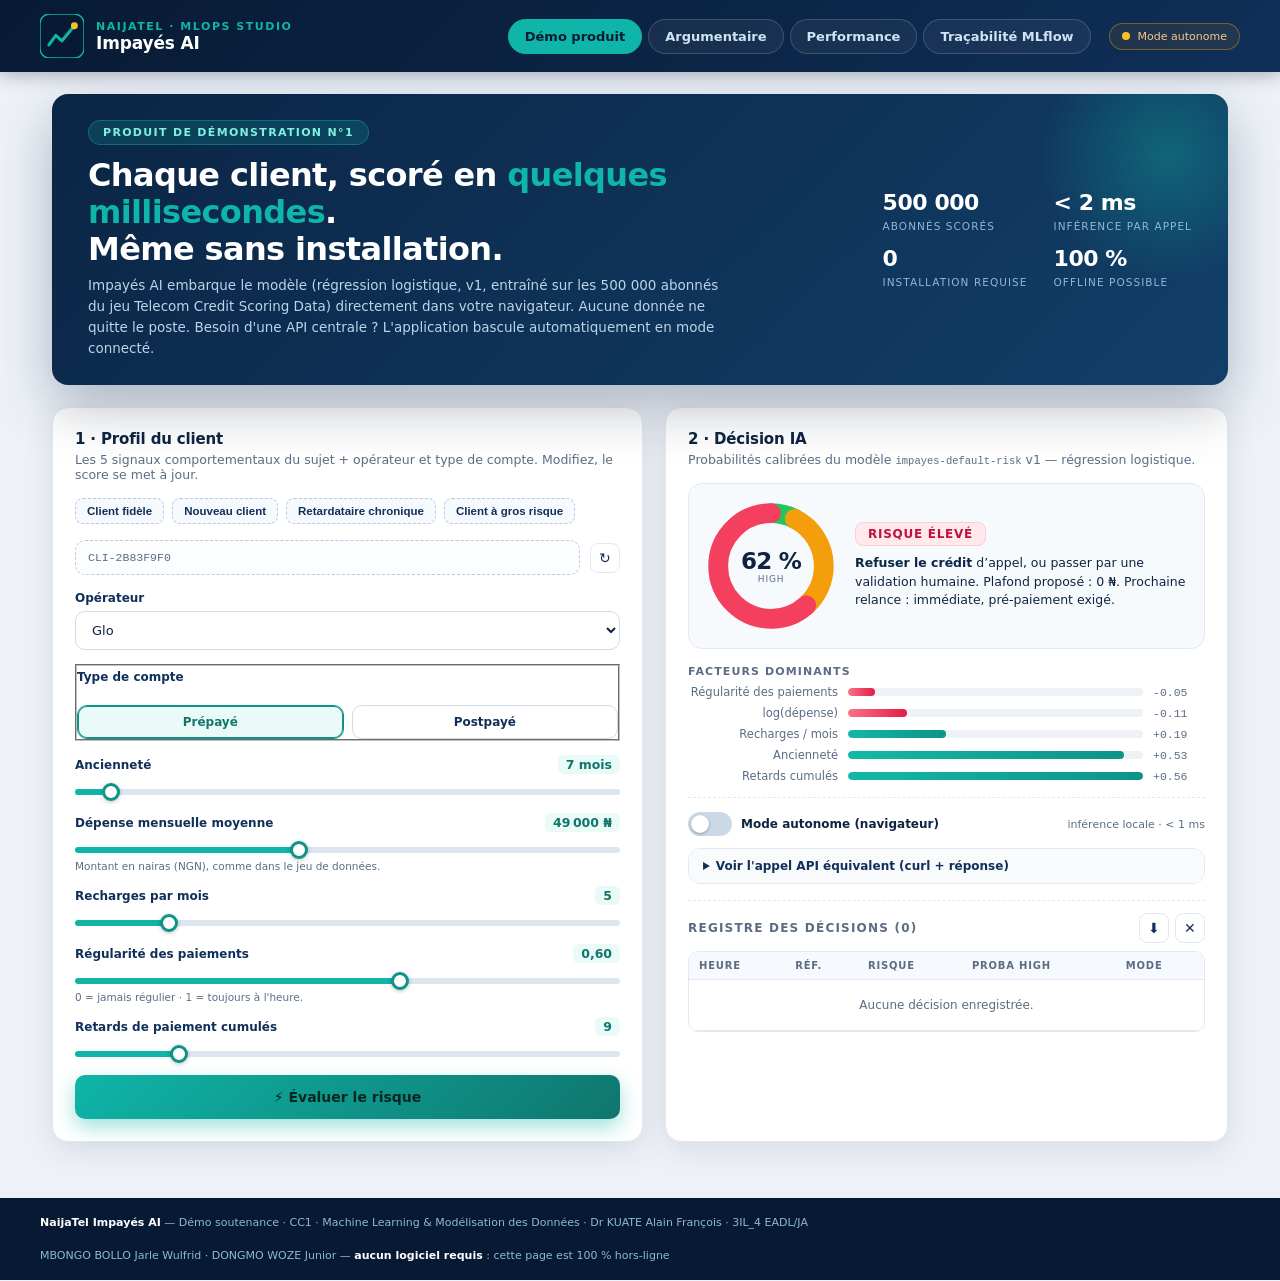
<file: index.html>
<!DOCTYPE html>
<html lang="fr">
<head>
<meta charset="UTF-8">
<meta name="viewport" content="width=device-width, initial-scale=1.0">
<meta name="description" content="NaijaTel Impayés AI — le scoring prédictif des impayés, vendable partout, même sans installation. Démo autonome, argumentaire commercial, performance du modèle et traçabilité MLflow.">
<title>NaijaTel Impayés AI — Vendez l'IA de crédit, partout, sans installation</title>
<link rel="icon" href="data:image/svg+xml,%3Csvg xmlns='http://www.w3.org/2000/svg' viewBox='0 0 64 64'%3E%3Crect width='64' height='64' rx='14' fill='%230b2545'/%3E%3Cpath d='M14 44 L24 32 L32 39 L48 18' stroke='%230fb5a8' stroke-width='5' fill='none' stroke-linecap='round' stroke-linejoin='round'/%3E%3Ccircle cx='48' cy='18' r='4.5' fill='%23fbbf24'/%3E%3C/svg%3E">
<link rel="stylesheet" href="assets/app.css">
</head>
<body>

<header class="topbar">
  <a class="logo" href="#" aria-label="NaijaTel Impayés AI">
    <svg class="logo-mark" viewBox="0 0 64 64" role="img" aria-label="NaijaTel">
      <rect width="64" height="64" rx="14" fill="#081a33" stroke="#0fb5a8" stroke-width="2"/>
      <path d="M13 45 L23 31 L32 39 L50 17" stroke="#0fb5a8" stroke-width="4.5" fill="none" stroke-linecap="round" stroke-linejoin="round"/>
      <circle cx="50" cy="17" r="5" fill="#fbbf24"/>
    </svg>
    <span><small>NaijaTel · MLOps Studio</small><strong>Impayés AI</strong></span>
  </a>
  <nav class="top-nav" role="tablist" aria-label="Sections produit">
    <button class="tab-btn" role="tab" aria-selected="true" aria-controls="panel-demo" id="tab-demo">Démo produit</button>
    <button class="tab-btn" role="tab" aria-selected="false" aria-controls="panel-pitch" id="tab-pitch">Argumentaire</button>
    <button class="tab-btn" role="tab" aria-selected="false" aria-controls="panel-perf" id="tab-perf">Performance</button>
    <button class="tab-btn" role="tab" aria-selected="false" aria-controls="panel-trace" id="tab-trace">Traçabilité MLflow</button>
  </nav>
  <span class="conn" id="connBadge" title="État du moteur d'inférence"><span class="dot"></span>Mode autonome</span>
</header>

<main>

<!-- ════════════════ ONGLET 1 · DÉMO ════════════════ -->
<section class="tab-panel active" id="panel-demo" role="tabpanel" aria-labelledby="tab-demo">

  <div class="hero">
    <div class="hero-copy">
      <span class="hero-badge">Produit de démonstration n°1</span>
      <h1>Chaque client, scoré en <em>quelques millisecondes</em>.<br>Même sans installation.</h1>
      <p>Impayés AI embarque le modèle (régression logistique, v1, entraîné sur les 500 000 abonnés du jeu Telecom Credit Scoring Data) directement dans votre navigateur. Aucune donnée ne quitte le poste. Besoin d'une API centrale ? L'application bascule automatiquement en mode connecté.</p>
    </div>
    <div class="hero-kpis" aria-hidden="true">
      <div class="hero-kpi"><b>500 000</b><span>abonnés scorés</span></div>
      <div class="hero-kpi"><b>&lt; 2 ms</b><span>inférence par appel</span></div>
      <div class="hero-kpi"><b>0</b><span>installation requise</span></div>
      <div class="hero-kpi"><b>100 %</b><span>offline possible</span></div>
    </div>
  </div>

  <div class="demo-grid">
    <!-- ─── Formulaire ─── -->
    <form class="card" id="scoreForm" novalidate>
      <h2>1 · Profil du client</h2>
      <p class="sub">Les 5 signaux comportementaux du sujet + opérateur et type de compte. Modifiez, le score se met à jour.</p>

      <div class="presets" aria-label="Profils types">
        <button type="button" class="preset" data-preset="loyal">Client fidèle</button>
        <button type="button" class="preset" data-preset="new">Nouveau client</button>
        <button type="button" class="preset" data-preset="late">Retardataire chronique</button>
        <button type="button" class="preset" data-preset="risk">Client à gros risque</button>
      </div>

      <div class="ref-row">
        <input type="text" id="customer_ref" readonly aria-label="Référence client opaque">
        <button type="button" class="icon-btn" id="regenRef" title="Générer une référence" aria-label="Générer une référence">↻</button>
      </div>

      <div class="field">
        <div class="field-head"><label for="operator">Opérateur</label></div>
        <select id="operator" required>
          <option value="MTN">MTN</option><option value="Airtel">Airtel</option>
          <option value="Glo" selected>Glo</option><option value="9mobile">9mobile</option>
        </select>
      </div>

      <fieldset class="field">
        <div class="field-head"><legend class="field" style="border:none;padding:0"><label>Type de compte</label></legend></div>
        <div class="segmented" role="radiogroup">
          <input type="radio" name="account_type" id="acct_prepaid" value="prepaid" checked>
          <label for="acct_prepaid">Prépayé</label>
          <input type="radio" name="account_type" id="acct_postpaid" value="postpaid">
          <label for="acct_postpaid">Postpayé</label>
        </div>
      </fieldset>

      <div class="field">
        <div class="field-head"><label for="tenure">Ancienneté</label><output class="num" id="out_tenure">7 mois</output></div>
        <input type="range" id="tenure" min="1" max="120" step="1" value="7" data-out="out_tenure" data-unit=" mois">
      </div>

      <div class="field">
        <div class="field-head"><label for="spend">Dépense mensuelle moyenne</label><output class="num" id="out_spend">48 856 ₦</output></div>
        <input type="range" id="spend" min="0" max="120000" step="500" value="48856" data-out="out_spend" data-unit="" data-format="ngn">
        <div class="field-hint">Montant en nairas (NGN), comme dans le jeu de données.</div>
      </div>

      <div class="field">
        <div class="field-head"><label for="recharge">Recharges par mois</label><output class="num" id="out_recharge">5</output></div>
        <input type="range" id="recharge" min="0" max="31" step="1" value="5" data-out="out_recharge" data-unit="">
      </div>

      <div class="field">
        <div class="field-head"><label for="consistency">Régularité des paiements</label><output class="num" id="out_consistency">0,60</output></div>
        <input type="range" id="consistency" min="0" max="1" step="0.01" value="0.60" data-out="out_consistency" data-unit="" data-format="dec2">
        <div class="field-hint">0 = jamais régulier · 1 = toujours à l'heure.</div>
      </div>

      <div class="field">
        <div class="field-head"><label for="late">Retards de paiement cumulés</label><output class="num" id="out_late">9</output></div>
        <input type="range" id="late" min="0" max="50" step="1" value="9" data-out="out_late" data-unit="">
      </div>

      <button type="submit" class="btn btn-primary btn-block" id="predictBtn">⚡ Évaluer le risque</button>
    </form>

    <!-- ─── Résultat ─── -->
    <div class="card" aria-live="polite">
      <h2>2 · Décision IA</h2>
      <p class="sub">Probabilités calibrées du modèle <code class="mono">impayes-default-risk</code> v1 — régression logistique.</p>

      <div class="verdict">
        <div class="donut-wrap">
          <svg id="donut" viewBox="0 0 120 120" width="132" height="132" role="img" aria-label="Probabilités par classe">
            <circle cx="60" cy="60" r="48" fill="none" stroke="#eef2f7" stroke-width="18"/>
            <circle class="arc arc-low"    cx="60" cy="60" r="48" fill="none" stroke="#22c55e" stroke-width="18" stroke-linecap="round" transform="rotate(-90 60 60)" stroke-dasharray="301.6" stroke-dashoffset="301.6"/>
            <circle class="arc arc-medium" cx="60" cy="60" r="48" fill="none" stroke="#f59e0b" stroke-width="18" stroke-linecap="round" transform="rotate(-90 60 60)" stroke-dasharray="301.6" stroke-dashoffset="301.6"/>
            <circle class="arc arc-high"   cx="60" cy="60" r="48" fill="none" stroke="#f43f5e" stroke-width="18" stroke-linecap="round" transform="rotate(-90 60 60)" stroke-dasharray="301.6" stroke-dashoffset="301.6"/>
          </svg>
          <div class="donut-center"><b class="num" id="donutPct">—</b><span id="donutClass">en attente</span></div>
        </div>
        <div class="verdict-copy">
          <span class="risk-chip risk-high" id="riskChip">Élevé</span>
          <p class="reco" id="recoText">Remplissez le profil et lancez l'évaluation.</p>
        </div>
      </div>

      <h3 style="font-size:11px;text-transform:uppercase;letter-spacing:.1em;color:var(--muted);margin-bottom:6px">Facteurs dominants</h3>
      <div id="factors"><p class="empty">Aucune analyse pour l'instant.</p></div>

      <div class="mode-row">
        <label class="switch" title="Basculer entre inférence locale (JS) et API FastAPI de l'organisation">
          <input type="checkbox" id="modeToggle">
          <span class="pill" aria-hidden="true"></span>
          <span id="modeLabel">Mode autonome (navigateur)</span>
        </label>
        <span class="latency num" id="latencyOut">latence : —</span>
      </div>

      <details class="api-box">
        <summary>Voir l'appel API équivalent (curl + réponse)</summary>
        <pre id="curlBox">POST /predict</pre>
      </details>

      <div class="registry">
        <div class="registry-head">
          <h3>Registre des décisions <span class="num" id="registryCount">(0)</span></h3>
          <div class="registry-actions">
            <button type="button" class="icon-btn" id="exportCsv" title="Exporter en CSV">⬇</button>
            <button type="button" class="icon-btn" id="clearRegistry" title="Effacer le registre">✕</button>
          </div>
        </div>
        <div class="registry-scroll">
          <table aria-label="Historique des décisions">
            <thead><tr><th>Heure</th><th>Réf.</th><th>Risque</th><th>Proba high</th><th>Mode</th></tr></thead>
            <tbody id="registryBody"><tr><td colspan="5" class="empty">Aucune décision enregistrée.</td></tr></tbody>
          </table>
        </div>
      </div>
    </div>
  </div>
</section>

<!-- ════════════════ ONGLET 2 · ARGUMENTAIRE ════════════════ -->
<section class="tab-panel" id="panel-pitch" role="tabpanel" aria-labelledby="tab-pitch">

  <div class="pitch-hero">
    <div>
      <h2>Transformez vos données d'appel en <em>créances mieux gérées</em>.</h2>
      <p>NaijaTel Impayés AI est la première solution de scoring prédictif des impayés nigériane embarquable sur n'importe quel poste — du conseil d'administration au point de vente recharge — sans serveur, sans installation, sans fuite de données.</p>
      <ul class="check-list">
        <li><span class="check">✓</span><span><strong>Déployée en 10 minutes</strong> : un fichier à ouvrir, l'inférence tourne dans le navigateur. Zéro matériel, zéro licence.</span></li>
        <li><span class="check">✓</span><span><strong>Honnête par construction</strong> : quality gate à chaque version, dérive surveillée (PSI/KS), rollback automatique, traçabilité MLflow complète.</span></li>
        <li><span class="check">✓</span><span><strong>Conforme</strong> : aucune donnée personnelle en entrée, référence opaque, audit NDPR/RGPD natif.</span></li>
        <li><span class="check">✓</span><span><strong>Équipe &amp; gouvernance</strong> : modèle validé par un comité, promotion en production uniquement après approbation humaine.</span></li>
      </ul>
    </div>
    <div class="roi-box" aria-label="Calculateur de retour sur investissement">
      <h3>Calculateur ROI — auto-évalué en direct</h3>
      <div class="roi-field">
        <label for="roi_clients">Clients postpayés / mois <output class="num" id="roi_clients_out">5 000</output></label>
        <input type="range" id="roi_clients" min="100" max="100000" step="100" value="5000">
      </div>
      <div class="roi-field">
        <label for="roi_spend">Dépense moyenne / client / mois <output class="num" id="roi_spend_out">25 000 ₦</output></label>
        <input type="range" id="roi_spend" min="1000" max="100000" step="1000" value="25000">
      </div>
      <div class="roi-field">
        <label for="roi_rate">Taux d'impayés actuel <output class="num" id="roi_rate_out">8 %</output></label>
        <input type="range" id="roi_rate" min="1" max="30" step="0.5" value="8">
      </div>
      <div class="roi-field">
        <label for="roi_reduction">Réduction attendue <output class="num" id="roi_reduction_out">40 %</output></label>
        <input type="range" id="roi_reduction" min="5" max="80" step="5" value="40">
      </div>
      <div class="roi-result">
        <span>Pertes évitables / an</span>
        <b class="num" id="roiResult">0 ₦</b>
        <small id="roiDetail">—</small>
      </div>
    </div>
  </div>

  <div class="pricing" aria-label="Offres commerciales">
    <div class="price-card">
      <h3>Starter</h3>
      <div class="price">0 ₦ <small>/ mois</small></div>
      <ul><li>Scoring autonome illimité (poste)</li><li>1 opérateur, export CSV</li><li>Tableau de bord hors ligne</li><li>Support communautaire</li></ul>
      <button class="btn btn-ghost" data-offer="Starter">Choisir Starter</button>
    </div>
    <div class="price-card featured">
      <span class="price-tag">Le plus vendu</span>
      <h3>Pro · Agence</h3>
      <div class="price">2,5 M ₦ <small>/ an</small></div>
      <ul><li>Tout Starter + API centrale (FastAPI)</li><li>Monitoring dérive PSI/KS + alertes</li><li>Quality gate &amp; canary automatisés (CI/CD/CT)</li><li>SLA 99,5 %, onboarding 2 semaines</li><li>Traçabilité MLflow &amp; audit NDPR/RGPD</li></ul>
      <button class="btn btn-primary" data-offer="Pro · Agence">Demander un devis</button>
    </div>
    <div class="price-card">
      <h3>Entreprise</h3>
      <div class="price">Sur devis</div>
      <ul><li>Tout Pro + on-premise Kubernetes</li><li>Réentraînement continu (CT) avec revue humaine</li><li>Comité de validation du modèle</li><li>Audit &amp; formation des équipes risque</li><li>Intégration CRM / système d'octroi de crédit</li></ul>
      <button class="btn btn-ghost" data-offer="Entreprise">Parler à un ingénieur</button>
    </div>
  </div>

  <div class="faq">
    <details open><summary>Ça marche vraiment sans internet ?</summary><p>Oui. La page et le modèle sont embarqués : l'inférence s'exécute en JavaScript sur le poste. Idéal pour les régions à faible connectivité — et pour les démonstrations terrain.</p></details>
    <details><summary>Nos données partent-elles quelque part ?</summary><p>Non. Le mode autonome n'émet aucun appel réseau. En mode connecté, les requêtes partent uniquement vers l'API de votre organisation, avec traçabilité complète (request_id → modèle → commit → données).</p></details>
    <details><summary>Peut-on ré-entraîner sur nos données ?</summary><p>Oui. Tout le pipeline DVC/MLflow est inclus : téléchargement, contrat de données, 3 algorithmes comparés, quality gate, promotion humaine. Votre modèle reste votre actif.</p></details>
    <details><summary>Et si le modèle se dégrade ?</summary><p>La surveillance (PSI/KS quotidienne, F1 sur impayés constatés) déclenche une alerte, puis un réentraînement contrôlé — jamais un remplacement aveugle. Rollback immédiat vers la version précédente.</p></details>
  </div>
</section>

<!-- ════════════════ ONGLET 3 · PERFORMANCE ════════════════ -->
<section class="tab-panel" id="panel-perf" role="tabpanel" aria-labelledby="tab-perf">
  <h2 style="font-size:17px;margin-bottom:2px">Le modèle, en chiffres — vrai jeu Telecom Credit Scoring Data (Nigeria)</h2>
  <p class="sub" style="margin-bottom:16px">Jeu de test : 100 000 abonnés (split stratifié 70/10/20, seed 42). Résultats régénérés par <code class="mono">dvc repro</code> le 18/11/2026 sur les 500 000 lignes Hugging Face.</p>

  <div class="kpis">
    <div class="kpi good"><span>F1-macro (test)</span><b class="num">0,469</b><small>quality gate ≥ 0,45 ✓</small></div>
    <div class="kpi good"><span>Rappel « high »</span><b class="num">0,674</b><small>gate ≥ 0,60 ✓</small></div>
    <div class="kpi"><span>Précision « high »</span><b class="num">0,478</b><small>47,8 % de vrais impayés parmi les refusés</small></div>
    <div class="kpi"><span>AUC one-vs-rest</span><b class="num">0,650</b><small>pouvoir de classement</small></div>
    <div class="kpi"><span>Accuracy</span><b class="num">0,582</b><small>vs 0,546 majorité (low)</small></div>
    <div class="kpi good"><span>Latence p95</span><b class="num">1,54 ms</b><small>par prédiction isolée</small></div>
  </div>

  <div class="perf-grid">
    <div class="card">
      <h2>Comparaison des candidats (F1-macro, validation)</h2>
      <p class="sub">Pondération <code class="mono">class_weight=balanced</code> — les trois algorithmes franchissent la porte de qualité ; la régression logistique est retenue pour sa rapidité et son explicabilité.</p>
      <div class="bars" id="candidateBars"></div>

      <h2 style="margin-top:22px">Matrice de confusion (test, classes low / medium / high)</h2>
      <p class="sub">La classe « medium » est la plus difficile — l'intermédiaire, par nature.</p>
      <table class="cm-table" aria-label="Matrice de confusion">
        <thead><tr><th>Réel ↓ · Prédit →</th><th>low</th><th>medium</th><th>high</th></tr></thead>
        <tbody id="cmBody"></tbody>
      </table>
    </div>

    <div class="card">
      <h2>Quality gate — toutes les conditions sont remplies</h2>
      <p class="sub">Appliquée automatiquement à chaque entraînement (CI et CT). Un modèle qui échoue ne part jamais en production.</p>
      <ul class="gate-list" id="gateList"></ul>

      <h2 style="margin-top:22px">Ce que la machine a appris</h2>
      <p class="sub">Importance par permutation (test) :</p>
      <div class="bars" id="importanceBars"></div>

      <div class="honest"><strong>Honnêteté méthodologique.</strong> Le sujet évoque un F1 de 0,88 sur un modèle en poste — le vrai jeu nigérian est beaucoup plus dur : les classes « medium » (rappel 0,087) concentrent la confusion. La réplique synthétique utilisée pour développer la chaîne donnait 0,649. Les chiffres réels sont ceux ci-dessus ; toute amélioration (calibration, features métier, coût asymétrique) est un prolongement identifié, pas un masquage.</div>
    </div>
  </div>
</section>

<!-- ════════════════ ONGLET 4 · TRAÇABILITÉ ════════════════ -->
<section class="tab-panel" id="panel-trace" role="tabpanel" aria-labelledby="tab-trace">
  <div class="mlflow-cta">
    <svg width="54" height="54" viewBox="0 0 64 64" aria-hidden="true"><rect width="64" height="64" rx="12" fill="#fbbf24"/><text x="32" y="42" text-anchor="middle" font-size="30" font-weight="800" fill="#081a33" font-family="Arial Black">ML</text></svg>
    <div>
      <strong style="font-size:14px">MLflow est livré avec le projet.</strong>
      <p>Dernière brique : <code class="mono">mlflow ui --backend-store-uri sqlite:///mlflow.db --port 5000</code> puis <a href="http://localhost:5000" target="_blank" rel="noopener" style="color:#ffd97a">http://localhost:5000</a>. Sans serveur, tout ce qui suit est l'export exact de <code class="mono">mlflow.db</code> + du registre.</p>
    </div>
  </div>

  <div class="pipe" aria-label="Chaîne MLOps">
    <div class="pipe-step"><span class="n">1</span><b>Ingestion</b><span>HF · DVC</span></div>
    <div class="pipe-step"><span class="n">2</span><b>Contrat</b><span>validate.py</span></div>
    <div class="pipe-step"><span class="n">3</span><b>Features</b><span>4 dérivées</span></div>
    <div class="pipe-step"><span class="n">4</span><b>Train ×3</b><span>MLflow</span></div>
    <div class="pipe-step"><span class="n">5</span><b>Quality gate</b><span>staging</span></div>
    <div class="pipe-step"><span class="n">6</span><b>Serving</b><span>FastAPI·Docker</span></div>
    <div class="pipe-step"><span class="n">7</span><b>Monitoring</b><span>PSI · F1 réel</span></div>
  </div>

  <div class="trace-grid">
    <div class="card">
      <h2>Runs MLflow — expérience <code class="mono">impayes-default-risk</code></h2>
      <p class="sub">Chaque ligne est un run traçé : paramètres, métriques, tags d'intégrité (<code class="mono">git_commit</code>, <code class="mono">data_version</code> DVC). La run retenue porte le tag <code class="mono">selected=true</code>.</p>
      <div class="trace-table-wrap">
        <table aria-label="Runs MLflow">
          <thead><tr><th>Run</th><th>Modèle</th><th>Val F1</th><th>Val AUC</th><th>Test F1</th><th>Intégrité</th></tr></thead>
          <tbody id="runsBody"></tbody>
        </table>
      </div>
      <p class="sub" style="margin-top:10px">Registry : <strong>impayes-default-risk</strong> — v1 : candidate → staging → <strong>production</strong> (quality gate OK).</p>
    </div>

    <div class="card">
      <h2>Journal d'audit du registre</h2>
      <p class="sub">Qui a promu quoi, quand, pourquoi — exigence de gouvernance du modèle de crédit.</p>
      <div class="trace-table-wrap">
        <table aria-label="Audit registre">
          <thead><tr><th>Quand</th><th>Action</th><th>Détail</th><th>Approuvé par</th></tr></thead>
          <tbody id="auditBody"></tbody>
        </table>
      </div>

      <h2 style="margin-top:20px">Chaîne de traçabilité par prédiction</h2>
      <p class="sub">request_id → réponse API → version modèle (v1) → run MLflow (2805ad80) → commit Git → empreinte DVC des données.</p>
      <div style="display:grid;gap:8px;font-size:12px">
        <div><span class="tag">git_commit</span> commit local du pipeline</div>
        <div><span class="tag">data_version</span> <span class="mono">517425048d17a19e74ea7d8eb3492de7</span> (MD5 DVC du parquet)</div>
        <div><span class="tag">run_id</span> <span class="mono">2805ad8037a34f63a0248c7b6dcd0d7a</span></div>
        <div><span class="tag">registry</span> impayes-default-risk · v1 · alias production</div>
        <div><span class="tag">pipeline</span> dvc.lock committé — rejouable bit à bit</div>
      </div>
    </div>
  </div>
</section>

</main>

<footer>
  <div><b>NaijaTel Impayés AI</b> — Démo soutenance · CC1 · Machine Learning &amp; Modélisation des Données · Dr KUATE Alain François · 3IL_4 EADL/JA</div>
  <div>MBONGO BOLLO Jarle Wulfrid · DONGMO WOZE Junior — <b>aucun logiciel requis</b> : cette page est 100 % hors-ligne</div>
</footer>

<script src="assets/model.js"></script>
<script src="assets/metrics.js"></script>
<script src="assets/trace.js"></script>
<script src="assets/app.js"></script>
</body>
</html>
</file>
<file: assets/app.css>
:root{
  --navy-900:#081a33; --navy-800:#0b2545; --navy-700:#10305a; --navy-600:#164e7e;
  --teal-500:#0fb5a8; --teal-600:#0d9488; --teal-700:#0f766e;
  --amber-400:#fbbf24; --amber-500:#f59e0b; --amber-600:#d97706;
  --rose-500:#f43f5e; --rose-600:#e11d48;
  --green-500:#22c55e; --green-600:#16a34a;
  --orange-500:#f97316;
  --ink:#0f2440; --muted:#5b6d85; --line:#e3e9f2; --bg:#eef2f8; --card:#ffffff;
  --shadow:0 8px 30px rgba(8,26,51,.10);
  --shadow-lg:0 22px 55px rgba(8,26,51,.28);
  --radius:16px;
}
*{box-sizing:border-box;margin:0;padding:0}
html{scroll-behavior:smooth}
body{
  font-family:"Avenir Next","Segoe UI",Inter,system-ui,-apple-system,Roboto,Arial,sans-serif;
  background:var(--bg);color:var(--ink);min-height:100vh;display:flex;flex-direction:column;
  -webkit-font-smoothing:antialiased;
}
.num{font-variant-numeric:tabular-nums}
:focus-visible{outline:3px solid var(--teal-500);outline-offset:2px;border-radius:6px}

/* ===== Barre supérieure ===== */
.topbar{
  display:flex;align-items:center;gap:18px;padding:14px clamp(16px,4vw,40px);
  background:linear-gradient(135deg,var(--navy-900) 0%,var(--navy-800) 55%,var(--navy-700) 100%);
  color:#fff;position:sticky;top:0;z-index:50;box-shadow:0 2px 18px rgba(8,26,51,.35);
}
.logo{display:flex;align-items:center;gap:12px;text-decoration:none;color:#fff}
.logo-mark{width:44px;height:44px;flex:0 0 auto}
.logo small{display:block;font-weight:600;font-size:11px;letter-spacing:.14em;text-transform:uppercase;color:var(--teal-500)}
.logo strong{font-size:17px;letter-spacing:-.01em}
.top-nav{display:flex;gap:6px;margin-left:auto;flex-wrap:wrap}
.tab-btn{
  border:1px solid rgba(255,255,255,.16);background:rgba(255,255,255,.05);color:#cfe3f5;
  padding:9px 16px;border-radius:999px;cursor:pointer;font-size:13px;font-weight:600;
  transition:all .18s ease;font-family:inherit;
}
.tab-btn:hover{background:rgba(255,255,255,.12);color:#fff;transform:translateY(-1px)}
.tab-btn[aria-selected="true"]{background:var(--teal-500);border-color:var(--teal-500);color:var(--navy-900)}
.conn{display:flex;align-items:center;gap:8px;font-size:11px;color:#9fd8cf;background:rgba(15,181,168,.10);
  border:1px solid rgba(15,181,168,.35);padding:6px 12px;border-radius:999px;white-space:nowrap}
.conn .dot{width:8px;height:8px;border-radius:50%;background:var(--teal-500);animation:pulse 1.6s infinite}
.conn.offline{color:#f5c98a;border-color:rgba(245,158,11,.4);background:rgba(245,158,11,.08)}
.conn.offline .dot{background:var(--amber-400);animation:none}
@keyframes pulse{0%,100%{opacity:1;box-shadow:0 0 0 0 rgba(15,181,168,.5)}50%{opacity:.6;box-shadow:0 0 0 5px rgba(15,181,168,0)}}

main{flex:1;width:min(1240px,100%);margin:0 auto;padding:22px clamp(14px,3vw,32px) 56px}
.tab-panel{display:none;animation:fadeUp .35s ease}
.tab-panel.active{display:block}
@keyframes fadeUp{from{opacity:0;transform:translateY(10px)}to{opacity:1;transform:none}}

/* ===== Onglet Démo ===== */
.hero{
  background:linear-gradient(135deg,var(--navy-800),var(--navy-600) 160%);
  border-radius:var(--radius);padding:26px clamp(18px,3.5vw,36px);color:#fff;
  display:flex;align-items:center;gap:28px;margin-bottom:22px;box-shadow:var(--shadow-lg);
  position:relative;overflow:hidden;
}
.hero::after{content:"";position:absolute;right:-70px;top:-70px;width:260px;height:260px;border-radius:50%;
  background:radial-gradient(circle,rgba(15,181,168,.35),transparent 70%)}
.hero-copy{position:relative;z-index:1;max-width:640px}
.hero-badge{display:inline-flex;align-items:center;gap:8px;background:rgba(15,181,168,.18);color:#7ff0e2;
  border:1px solid rgba(15,181,168,.4);border-radius:999px;padding:5px 14px;font-size:11px;
  font-weight:700;letter-spacing:.12em;text-transform:uppercase;margin-bottom:12px}
.hero h1{font-size:clamp(21px,3vw,32px);line-height:1.15;letter-spacing:-.02em;margin-bottom:8px}
.hero h1 em{font-style:normal;color:var(--teal-500)}
.hero p{color:#bcd4ea;font-size:13.5px;line-height:1.55}
.hero-kpis{position:relative;z-index:1;margin-left:auto;display:grid;grid-template-columns:repeat(2,auto);gap:12px 26px;min-width:230px}
.hero-kpi b{display:block;font-size:22px;letter-spacing:-.02em;color:#fff}
.hero-kpi span{font-size:10.5px;color:#8fb7d8;text-transform:uppercase;letter-spacing:.1em}

.demo-grid{display:grid;grid-template-columns:1.05fr 1fr;gap:22px}
.card{background:var(--card);border:1px solid var(--line);border-radius:var(--radius);box-shadow:var(--shadow);padding:22px}
.card h2{font-size:15px;letter-spacing:-.01em;display:flex;align-items:center;gap:10px;margin-bottom:4px}
.card .sub{color:var(--muted);font-size:12.5px;margin-bottom:16px}

.presets{display:flex;gap:8px;flex-wrap:wrap;margin:0 0 16px}
.preset{border:1px dashed #b7cbe0;background:#f6faff;color:var(--navy-700);border-radius:8px;
  padding:6px 11px;font-size:11.5px;font-weight:600;cursor:pointer;transition:all .15s}
.preset:hover{border-style:solid;border-color:var(--teal-600);color:var(--teal-700);background:#eefbf9}

.field{margin-bottom:14px}
.field-head{display:flex;justify-content:space-between;align-items:baseline;margin-bottom:6px}
.field label{font-size:12px;font-weight:700;color:var(--navy-700)}
.field output{font-size:12.5px;font-weight:700;color:var(--teal-700);background:#eafaf7;border-radius:6px;padding:2px 8px}
.field-hint{font-size:10.5px;color:var(--muted);margin-top:3px}

input[type=range]{-webkit-appearance:none;appearance:none;width:100%;height:6px;border-radius:999px;background:linear-gradient(to right,var(--teal-500) var(--fill,50%),#dbe6f0 var(--fill,50%));cursor:pointer}
input[type=range]::-webkit-slider-thumb{-webkit-appearance:none;width:18px;height:18px;border-radius:50%;background:#fff;border:3px solid var(--teal-600);box-shadow:0 1px 4px rgba(0,0,0,.25)}
input[type=range]::-moz-range-thumb{width:12px;height:12px;border-radius:50%;background:#fff;border:3px solid var(--teal-600)}
select{width:100%;padding:10px 12px;border:1px solid #cfdbe9;border-radius:10px;font-size:13px;font-family:inherit;background:#fff;color:var(--ink)}
.segmented{display:flex;gap:8px}
.segmented label{flex:1;text-align:center;border:1px solid #cfdbe9;border-radius:10px;padding:9px;font-size:12px;font-weight:600;cursor:pointer;transition:all .15s;user-select:none}
input[type=radio]{position:absolute;opacity:0;pointer-events:none}
.segmented input:checked + label{border-color:var(--teal-600);background:#eafaf7;color:var(--teal-700);box-shadow:0 0 0 1px var(--teal-600) inset}

.ref-row{display:flex;gap:10px;align-items:center;margin-bottom:16px}
.ref-row input{flex:1;padding:10px 12px;border:1px dashed #b7cbe0;border-radius:10px;font-family:ui-monospace,Menlo,monospace;font-size:11.5px;color:var(--muted);background:#fbfdff}
.btn{display:inline-flex;align-items:center;gap:8px;border:none;border-radius:10px;padding:11px 18px;font-size:13px;font-weight:700;cursor:pointer;font-family:inherit;transition:transform .15s,box-shadow .15s;text-decoration:none}
.btn:active{transform:scale(.97)}
.btn-primary{background:linear-gradient(135deg,var(--teal-500),var(--teal-700));color:#06251f;box-shadow:0 8px 20px rgba(15,181,168,.4)}
.btn-primary:hover{transform:translateY(-1px)}
.btn-ghost{background:#f1f6fc;color:var(--navy-700);border:1px solid var(--line)}
.btn-ghost:hover{background:#e6eef7}
.btn-block{width:100%;justify-content:center;padding:14px;font-size:14px}

/* Résultat */
.verdict{display:flex;align-items:center;gap:18px;padding:16px;border-radius:14px;background:#f7fafc;border:1px solid var(--line);margin-bottom:16px}
.donut-wrap{position:relative;width:132px;height:132px;flex:0 0 auto}
.donut-center{position:absolute;inset:0;display:flex;flex-direction:column;align-items:center;justify-content:center}
.donut-center b{font-size:23px;letter-spacing:-.03em}
.donut-center span{font-size:9px;text-transform:uppercase;letter-spacing:.09em;color:var(--muted)}
.verdict-copy{flex:1}
.risk-chip{display:inline-block;border-radius:8px;padding:4px 12px;font-size:12px;font-weight:800;letter-spacing:.06em;text-transform:uppercase;margin-bottom:8px}
.risk-low{background:#e7f9ee;color:#15803d;border:1px solid #bbf0d0}
.risk-medium{background:#fff5e0;color:#b45309;border:1px solid #fde68a}
.risk-high{background:#ffe9ec;color:#be123d;border:1px solid #fecdd3}
.reco{font-size:12.5px;color:var(--ink);line-height:1.5}
.reco strong{color:var(--navy-800)}

.factor{display:grid;grid-template-columns:150px 1fr 52px;gap:10px;align-items:center;margin:7px 0;font-size:11.5px}
.factor-name{color:var(--muted);text-align:right}
.factor-bar{height:8px;background:#eef2f7;border-radius:999px;overflow:hidden}
.factor-fill{height:100%;border-radius:999px;background:linear-gradient(90deg,#14b8a6,#0d9488);transition:width .45s ease}
.factor-fill.neg{background:linear-gradient(90deg,#fb7185,#e11d48)}
.factor-val{font-family:ui-monospace,monospace;color:var(--muted)}

.mode-row{display:flex;align-items:center;justify-content:space-between;gap:12px;flex-wrap:wrap;margin-top:14px;
  border-top:1px dashed var(--line);padding-top:14px}
.switch{display:flex;align-items:center;gap:9px;font-size:12px;font-weight:600;cursor:pointer;user-select:none}
.switch input{position:absolute;opacity:0}
.pill{width:44px;height:24px;border-radius:999px;background:#cbd8e6;position:relative;transition:background .2s;flex:0 0 auto}
.pill::after{content:"";position:absolute;top:3px;left:3px;width:18px;height:18px;border-radius:50%;background:#fff;box-shadow:0 1px 3px rgba(0,0,0,.3);transition:transform .2s}
.switch input:checked + .pill{background:var(--teal-500)}
.switch input:checked + .pill::after{transform:translateX(20px)}
.latency{font-size:11px;color:var(--muted)}

details.api-box{margin-top:12px;border:1px solid var(--line);border-radius:12px;overflow:hidden}
details.api-box summary{cursor:pointer;padding:10px 14px;font-size:12px;font-weight:700;background:#f8fafc;color:var(--navy-700)}
details.api-box pre{background:#0b2545;color:#9ff0e4;font-size:10.5px;padding:12px 14px;overflow-x:auto}

.registry{margin-top:16px;border-top:1px dashed var(--line);padding-top:12px}
.registry-head{display:flex;align-items:center;justify-content:space-between;gap:10px;margin-bottom:8px}
.registry-head h3{font-size:12px;text-transform:uppercase;letter-spacing:.1em;color:var(--muted)}
.registry-actions{display:flex;gap:6px}
.icon-btn{border:1px solid var(--line);background:#fff;border-radius:8px;width:30px;height:30px;cursor:pointer;font-size:14px;color:var(--navy-700)}
.icon-btn:hover{background:#f1f6fc}
.registry-scroll{max-height:180px;overflow:auto;border:1px solid var(--line);border-radius:10px}
table{width:100%;border-collapse:collapse;font-size:11px}
th,td{padding:8px 10px;border-bottom:1px solid var(--line);text-align:left;white-space:nowrap}
th{background:#f6f9fd;position:sticky;top:0;color:var(--muted);font-size:10px;text-transform:uppercase;letter-spacing:.08em}
.badge-mini{border-radius:6px;padding:2px 7px;font-size:9.5px;font-weight:800;text-transform:uppercase}
.badge-mini.low{background:#e7f9ee;color:#15803d}.badge-mini.medium{background:#fff5e0;color:#b45309}.badge-mini.high{background:#ffe9ec;color:#be123d}
.empty{color:var(--muted);font-size:12px;text-align:center;padding:18px}

/* ===== Onglet Argumentaire ===== */
.pitch-hero{background:var(--card);border:1px solid var(--line);border-radius:var(--radius);box-shadow:var(--shadow);
  padding:26px clamp(18px,3vw,34px);display:grid;grid-template-columns:1.25fr 1fr;gap:30px;margin-bottom:22px}
.pitch-hero h2{font-size:clamp(20px,2.6vw,28px);letter-spacing:-.02em;line-height:1.2}
.pitch-hero h2 em{font-style:normal;color:var(--teal-700)}
.pitch-hero p{color:var(--muted);margin:12px 0 16px;line-height:1.6}
.check-list{list-style:none;display:grid;gap:8px;font-size:12.5px}
.check-list li{display:flex;gap:10px;align-items:flex-start}
.check{flex:0 0 auto;width:18px;height:18px;border-radius:50%;background:#eafaf7;color:var(--teal-700);font-size:11px;display:grid;place-items:center;font-weight:900}
.roi-box{background:var(--navy-800);color:#fff;border-radius:14px;padding:20px;display:flex;flex-direction:column;gap:4px}
.roi-box h3{font-size:12px;text-transform:uppercase;letter-spacing:.12em;color:var(--teal-500);margin-bottom:8px}
.roi-field{margin:6px 0}
.roi-field label{font-size:10.5px;color:#9fb9cf;text-transform:uppercase;letter-spacing:.06em;display:flex;justify-content:space-between}
.roi-field output{color:#fff;font-weight:700}
.roi-result{margin-top:12px;border-top:1px solid rgba(255,255,255,.15);padding-top:12px}
.roi-result span{font-size:11px;color:#9fb9cf;text-transform:uppercase;letter-spacing:.08em}
.roi-result b{display:block;font-size:30px;letter-spacing:-.02em;color:var(--amber-400)}
.roi-result small{font-size:10.5px;color:#7e97ad}

.pricing{display:grid;grid-template-columns:repeat(3,1fr);gap:18px;margin-bottom:22px}
.price-card{background:var(--card);border:1px solid var(--line);border-radius:var(--radius);box-shadow:var(--shadow);padding:22px;display:flex;flex-direction:column;gap:10px;position:relative}
.price-card.featured{border:2px solid var(--teal-500);box-shadow:var(--shadow-lg);transform:scale(1.02)}
.price-tag{position:absolute;top:-12px;right:16px;background:var(--teal-500);color:var(--navy-900);font-size:10px;font-weight:800;letter-spacing:.1em;text-transform:uppercase;padding:4px 12px;border-radius:999px}
.price-card h3{font-size:14px;color:var(--muted);text-transform:uppercase;letter-spacing:.1em}
.price{font-size:30px;letter-spacing:-.03em}
.price small{font-size:11px;color:var(--muted);font-weight:400}
.price-card ul{list-style:none;font-size:12px;display:grid;gap:7px;color:var(--ink);flex:1}
.price-card li::before{content:"✓ ";color:var(--teal-600);font-weight:800}

.faq{display:grid;grid-template-columns:1fr 1fr;gap:14px}
.faq details{background:#fff;border:1px solid var(--line);border-radius:12px;padding:12px 16px}
.faq summary{cursor:pointer;font-weight:700;font-size:12.5px;color:var(--navy-800)}
.faq p{font-size:12px;color:var(--muted);margin-top:8px;line-height:1.6}

/* ===== Onglet Performance ===== */
.kpis{display:grid;grid-template-columns:repeat(6,1fr);gap:12px;margin-bottom:20px}
.kpi{background:var(--card);border:1px solid var(--line);border-radius:14px;box-shadow:var(--shadow);padding:14px 14px 12px}
.kpi span{font-size:9.5px;text-transform:uppercase;letter-spacing:.08em;color:var(--muted);display:block;margin-bottom:6px}
.kpi b{font-size:21px;letter-spacing:-.02em}
.kpi small{display:block;font-size:9.5px;color:var(--muted);margin-top:2px}
.kpi.good b{color:var(--green-600)} .kpi.warn b{color:var(--amber-600)} .kpi.bad b{color:var(--rose-600)}
.perf-grid{display:grid;grid-template-columns:1.15fr 1fr;gap:22px}
.cm-table{width:100%;border-collapse:collapse;font-size:12px;overflow:hidden;border-radius:10px}
.cm-table th{background:#0b2545;color:#fff;padding:10px;font-size:10px;letter-spacing:.08em;text-transform:uppercase}
.cm-table td{text-align:center;padding:16px 10px;font-weight:700;border:1px solid #fff}
.cm-table .row-label{background:#f6f9fd;color:var(--muted);font-size:11px;text-align:left}
.honest{margin-top:16px;border-left:4px solid var(--amber-500);background:#fffbeb;border-radius:10px;padding:12px 14px;font-size:11.5px;color:#92400e;line-height:1.6}
.gate-list{list-style:none;display:grid;gap:8px;font-size:12.5px;margin-top:6px}
.gate-list li{display:flex;align-items:center;gap:10px}
.gate-ok{color:var(--green-600);font-weight:800}
.bars{display:grid;gap:12px;margin-top:6px}
.bar-row{display:grid;grid-template-columns:170px 1fr 46px;align-items:center;gap:12px;font-size:11.5px}
.bar-track{height:14px;background:#eef2f7;border-radius:999px;overflow:hidden}
.bar-fill{height:100%;border-radius:999px;background:linear-gradient(90deg,#164e7e,#0fb5a8)}
.bar-fill.winner{background:linear-gradient(90deg,#0d9488,#22c55e)}
.bar-val{font-family:ui-monospace,monospace;color:var(--muted)}

/* ===== Onglet Traçabilité ===== */
.pipe{display:flex;align-items:stretch;gap:0;margin:6px 0 20px;overflow-x:auto}
.pipe-step{flex:1;min-width:104px;background:#fff;border:1px solid var(--line);padding:10px 8px;text-align:center;position:relative}
.pipe-step:first-child{border-radius:12px 0 0 12px}.pipe-step:last-child{border-radius:0 12px 12px 0}
.pipe-step b{display:block;font-size:10.5px;color:var(--navy-800)}
.pipe-step span{font-size:9px;color:var(--muted);text-transform:uppercase;letter-spacing:.06em}
.pipe-step .n{width:20px;height:20px;border-radius:50%;background:var(--teal-500);color:#06251f;font-size:10px;font-weight:800;display:grid;place-items:center;margin:0 auto 6px}
.trace-grid{display:grid;grid-template-columns:1fr 1fr;gap:22px}
.trace-table-wrap{max-height:420px;overflow:auto;border:1px solid var(--line);border-radius:12px}
.mono{font-family:ui-monospace,Menlo,monospace;font-size:10.5px}
.tag{display:inline-block;background:#eef4ff;color:#1e40af;border-radius:6px;padding:1px 6px;font-size:9.5px;margin:1px;border:1px solid #dbeafe}
.gate-pass{color:var(--green-600);font-weight:800}
.mlflow-cta{background:var(--navy-800);border-radius:14px;padding:18px;color:#fff;display:flex;gap:16px;align-items:center;margin-bottom:16px}
.mlflow-cta p{font-size:11.5px;color:#bcd4ea}

/* ===== Pied de page ===== */
footer{background:var(--navy-900);color:#8fb7d8;padding:18px clamp(16px,4vw,40px);font-size:11px;display:flex;justify-content:space-between;gap:20px;flex-wrap:wrap}
footer b{color:#fff}

/* ===== Responsive ===== */
@media (max-width:1060px){
  .demo-grid,.perf-grid,.trace-grid,.pitch-hero{grid-template-columns:1fr}
  .kpis{grid-template-columns:repeat(3,1fr)}
  .hero-kpis{display:none}
  .pricing{grid-template-columns:1fr}
  .faq{grid-template-columns:1fr}
  .factor{grid-template-columns:110px 1fr 46px}
}
@media (max-width:640px){
  .conn{display:none}
  .kpis{grid-template-columns:repeat(2,1fr)}
  .hero{flex-direction:column;gap:12px}
}
@media print{
  .topbar,.presets,.registry-actions,.btn,footer,.tab-btn,.conn{display:none !important}
  .tab-panel{display:block !important;page-break-inside:avoid}
  body{background:#fff}
}
</file>
